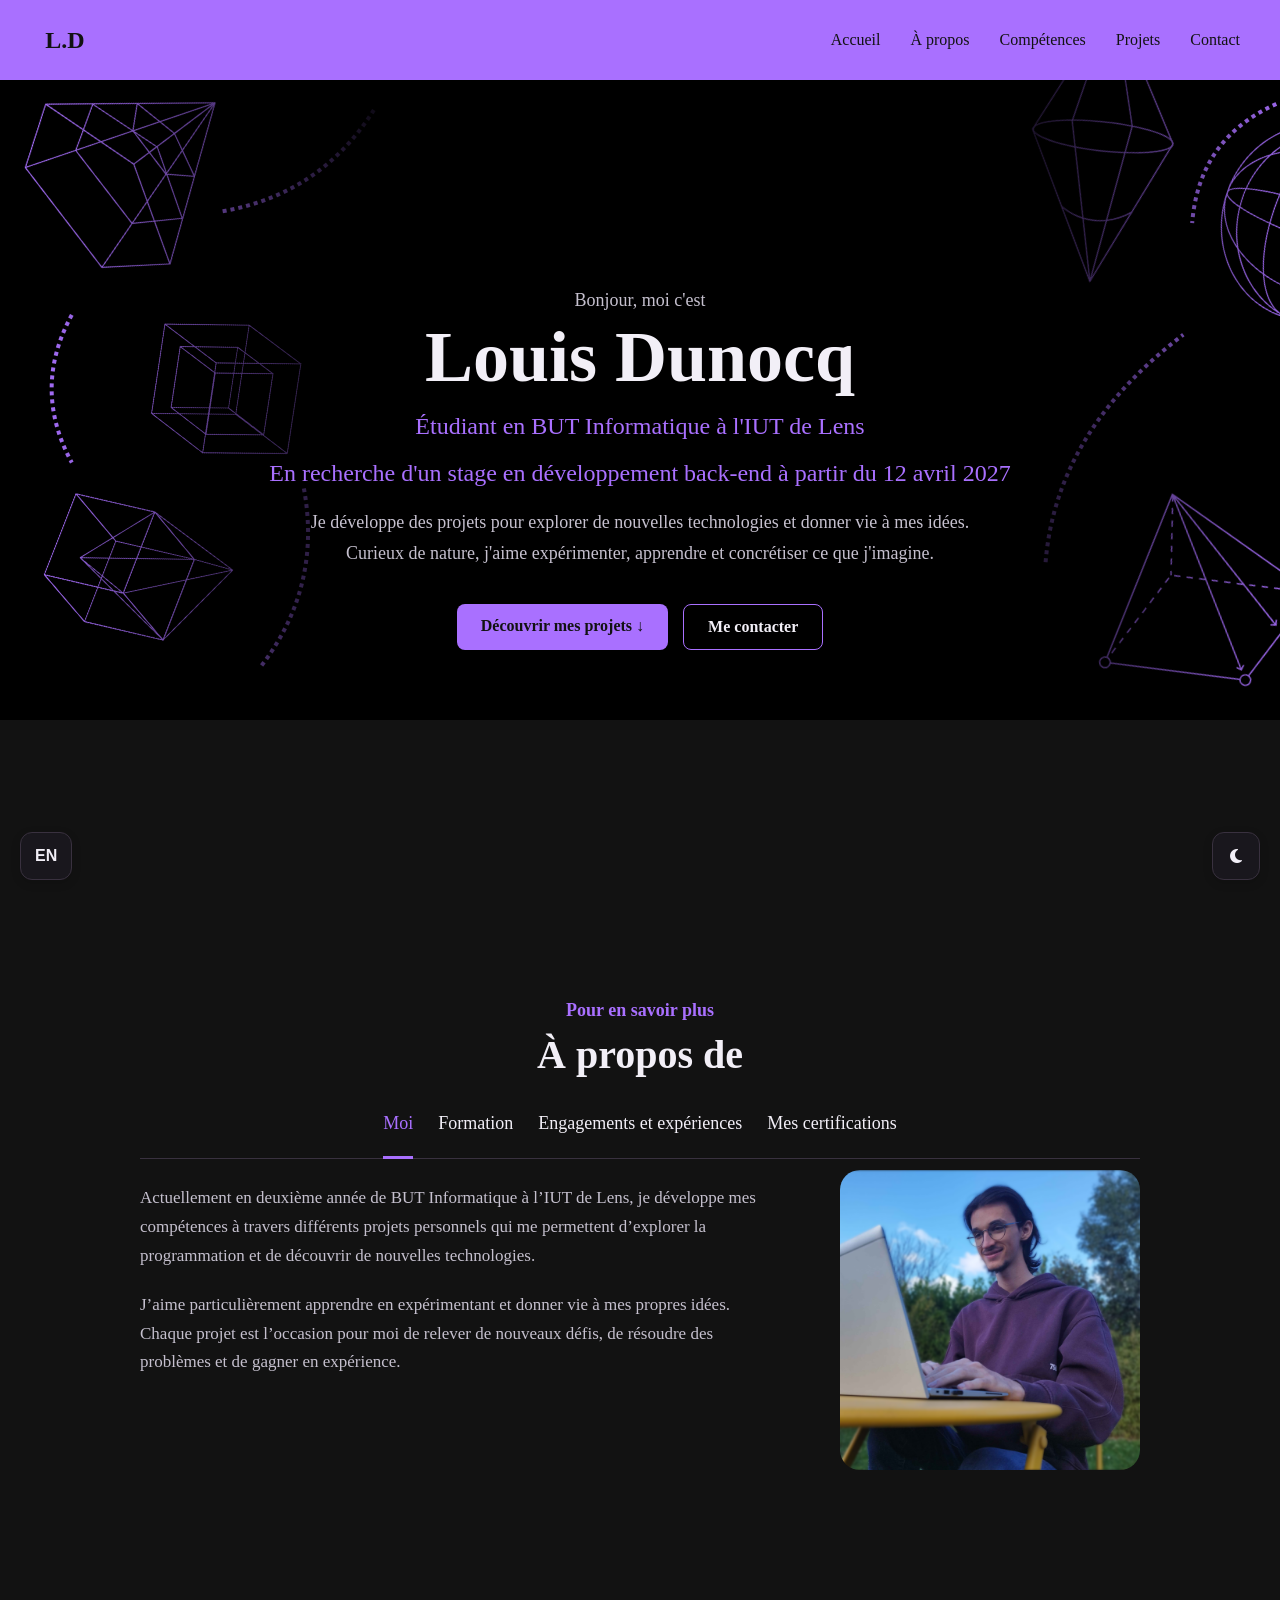
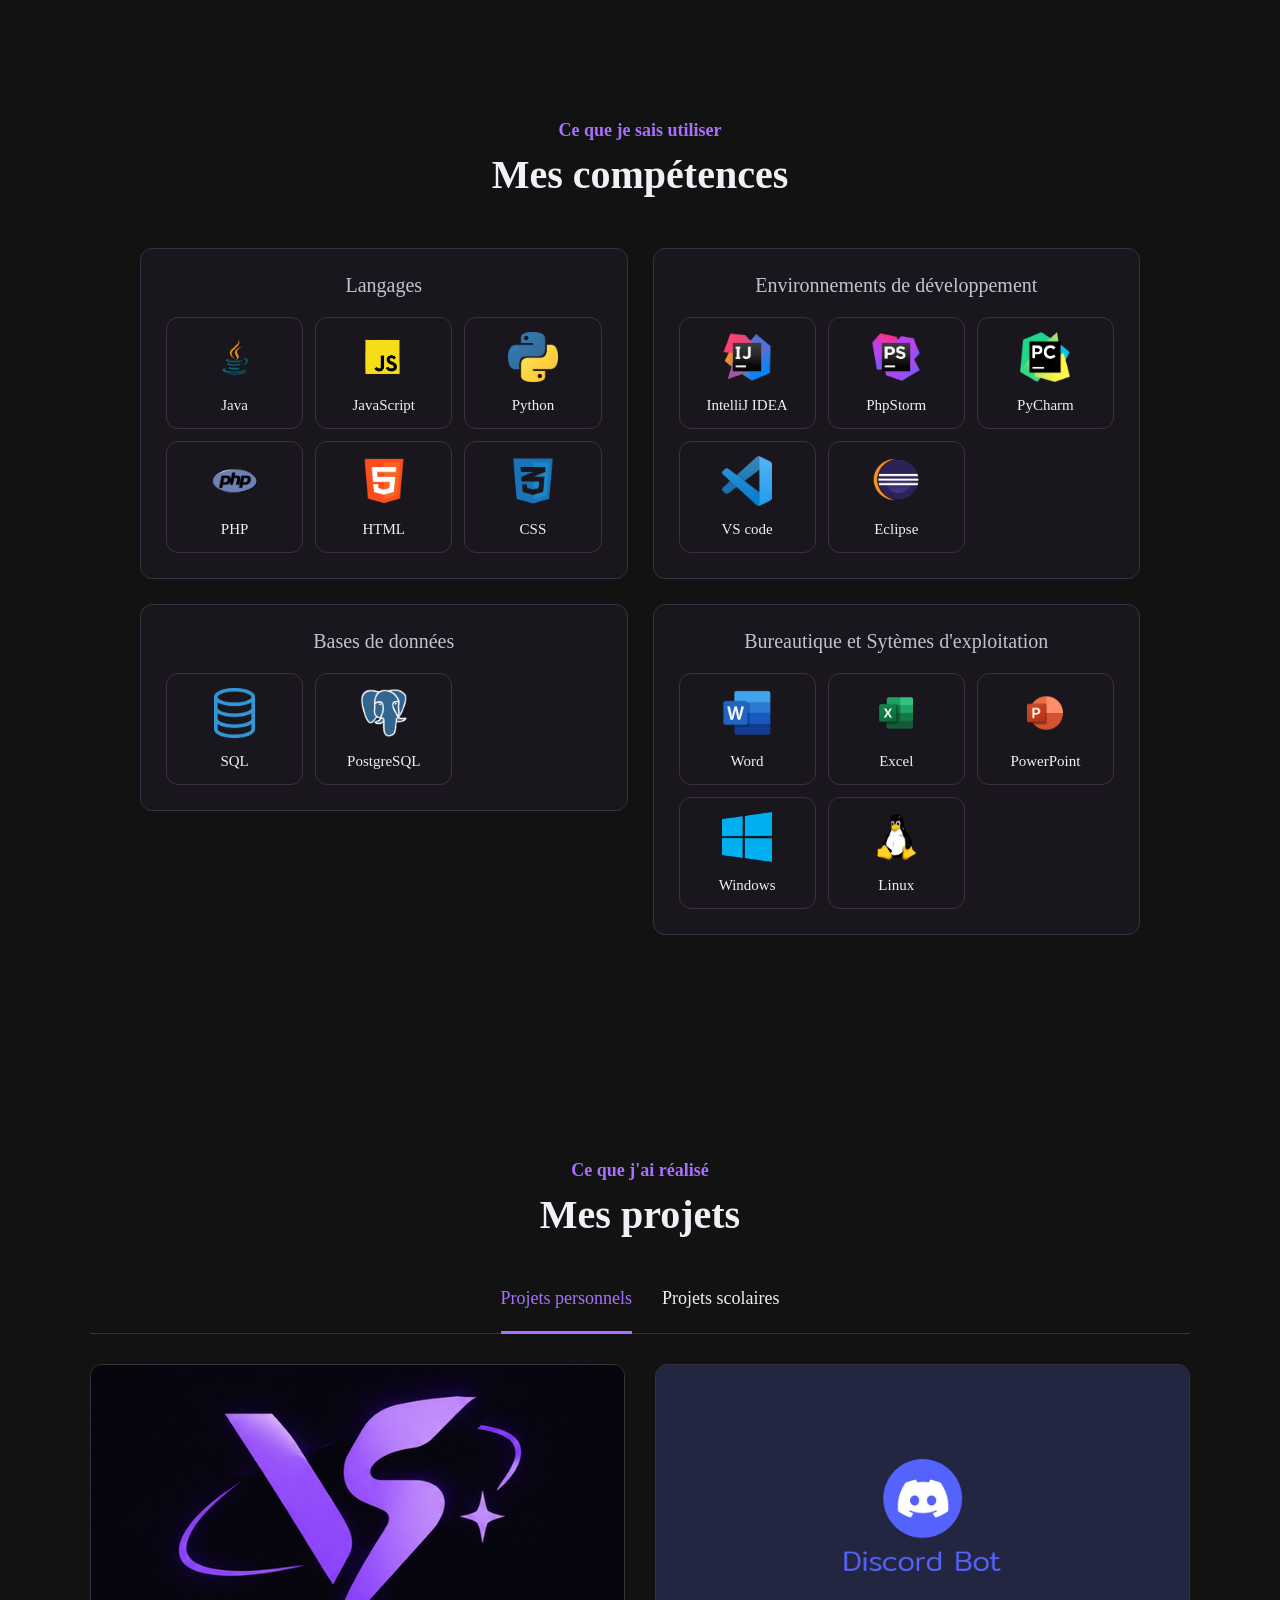
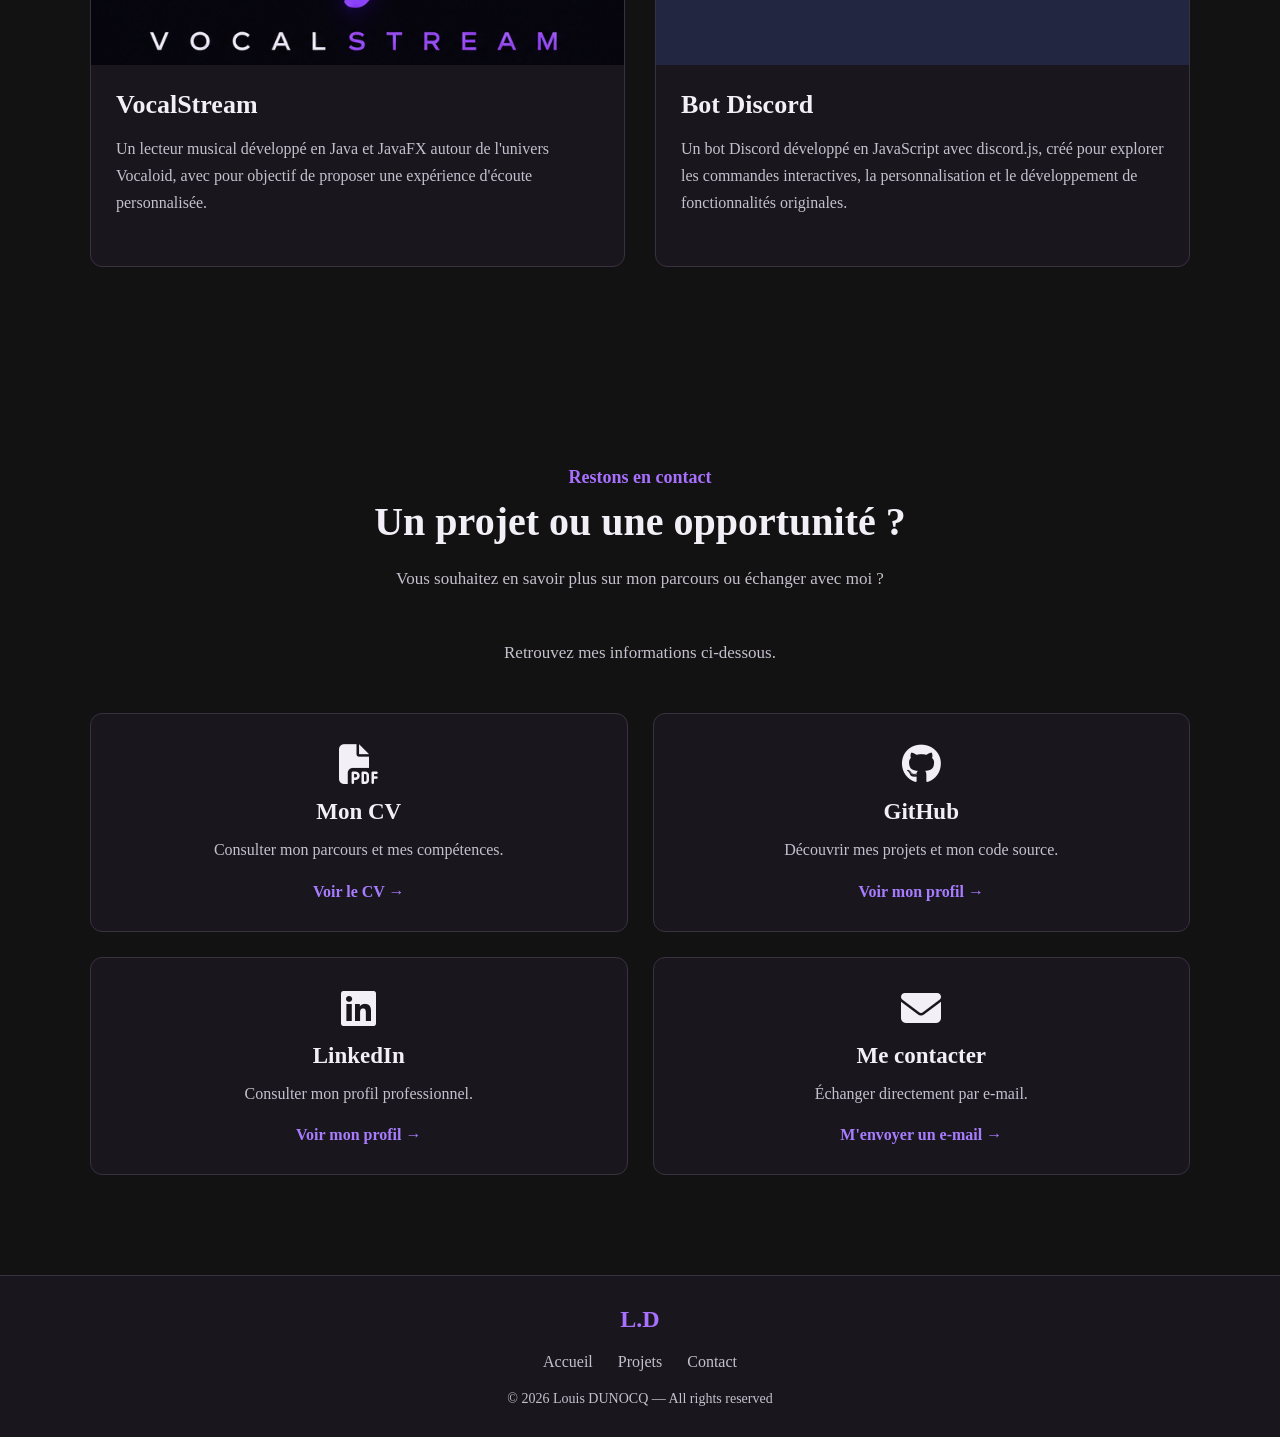
<file: index.html>
<!DOCTYPE html>
<html lang="fr" class="global">
    <head>
        <!-- en tete du document -->
        <meta charset="UTF-8" />
        <title>DUNOCQ Louis - Portfolio</title>
        <link rel="icon" href="Media/LogoPortfolio.ico" type="image/x-icon">
        <link href="CSS/style.css" rel="stylesheet">
        <script src="JavaScript/script.js" defer></script>
        <!-- pour pouvoir utiliser les icons de Font Awesome -->
        <link rel="stylesheet" href="https://cdnjs.cloudflare.com/ajax/libs/font-awesome/6.7.2/css/all.min.css">
    </head>
    
    <body>

        <header>
            <nav class="enTete">
                <a class="logo" href="#accueil">L.D</a>

                <div class="navigation">
                    <a href="#accueil" data-i18n="accueil">Accueil</a>
                    <a href="#a-propos" data-i18n="apropos">À propos</a>
                    <a href="#competences" data-i18n="competences">Compétences</a>
                    <a href="#projets" data-i18n="projets">Projets</a>
                    <a href="#contact" data-i18n="contact">Contact</a>
                </div>
            </nav>
        </header>

    
        <main>

            <!-- ==================== ACCUEIL ==================== -->
            <section id="accueil">
                <div class="accueil-contenu">
                    <p class="accueil-introduction" data-i18n="accueilIntroduction">Bonjour, moi c'est</p>

                    <h1>Louis Dunocq</h1>

                    <h2 data-i18n="h2pt1">Étudiant en BUT Informatique à l'IUT de Lens</h2>
                    <h2 data-i18n="h2pt2">En recherche d'un stage en développement back-end à partir du 12 avril 2027</h2>

                    <p class="accueil-description" data-i18n="accueilDescription">
                        Je développe des projets qui me permettent d'explorer de nouvelles
                        technologies et de donner vie à mes idées. Toujours curieux
                        d'apprendre, j'aime expérimenter et transformer progressivement mes
                        idées en réalisations concrètes.
                    </p>

                    <div class="accueil-boutons">
                        <a href="#projets" class="bouton bouton-principal" data-i18n="boutonPrincipal">
                            Découvrir mes projets ↓
                        </a>

                        <a href="#contact" class="bouton bouton-secondaire" data-i18n="boutonSecondaire">
                            Me contacter
                        </a>
                    </div>
                </div>
            </section>
            

            <!-- ==================== À PROPOS ==================== -->
            <section id="a-propos">
                <div class="profil-contenu">

                    <p class="section-surtitre" data-i18n="AProposP">Pour en savoir plus</p>
                    <h2 data-i18n="AProposH2">À propos de</h2>

                    <div class="profil-onglets" role="tablist"
                        aria-label="Informations sur mon profil">

                        <button class="profil-onglet actif"
                                id="onglet-moi"
                                role="tab"
                                aria-selected="true"
                                aria-controls="contenu-moi"
                                data-onglet="moi"
                                data-i18n="AProposMoi">
                            Moi
                        </button>

                        <button class="profil-onglet"
                                id="onglet-formation"
                                role="tab"
                                aria-selected="false"
                                aria-controls="contenu-formation"
                                data-onglet="formation"
                                tabindex="-1"
                                data-i18n="AProposFormation">
                            Formation
                        </button>

                        <button class="profil-onglet"
                                id="onglet-engagements"
                                role="tab"
                                aria-selected="false"
                                aria-controls="contenu-engagements"
                                data-onglet="engagements"
                                tabindex="-1"
                                data-i18n="AProposExperiences">
                            Engagements et expériences
                        </button>

                        <button class="profil-onglet"
                                id="onglet-certifications"
                                role="tab"
                                aria-selected="false"
                                aria-controls="contenu-certifications"
                                data-onglet="certifications"
                                tabindex="-1"
                                data-i18n="AProposCertifications">
                            Mes certifications
                        </button>

                    </div>

                    <!-- Contenu : de moi -->
                    <div class="profil-panel actif"
                        id="contenu-moi"
                        role="tabpanel"
                        aria-labelledby="onglet-moi">

                        <p data-i18n="MeP1">
                            Actuellement en deuxième année de BUT Informatique à l’IUT de Lens, je développe mes compétences à travers différents projets personnels qui me permettent d’explorer la programmation et de découvrir de nouvelles technologies.
                        </p>

                        <p data-i18n="MeP2">
                            J’aime particulièrement apprendre en expérimentant et donner vie à mes propres idées. Chaque projet est l’occasion pour moi de relever de nouveaux défis, de résoudre des problèmes et de gagner en expérience.
                        </p>

                        

                    </div>


                    <!-- Contenu : Formation -->
                    <div class="profil-panel"
                        id="contenu-formation"
                        role="tabpanel"
                        aria-labelledby="onglet-formation"
                        hidden>

                        <article class="parcours-element">
                            <p class="parcours-date">2025 - 2027</p>
                            <h3>BUT Informatique</h3>
                            <p class="parcours-etablissement" data-i18n="parcoursEtablissementIUT">
                                IUT de Lens
                            </p>
                            <p data-i18n="parcoursDescriptionIUT">
                                Actuellement en deuxième année de BUT Informatique, je développe mes compétences en programmation, en conception logicielle et dans différents domaines de l'informatique, à travers les enseignements de ma formation et la réalisation de projets.
                            </p>
                        </article>

                        <article class="parcours-element">
                            <p class="parcours-date">2022 - 2025</p>
                            <h3 data-i18n="bacGeneral">Baccalauréat général</h3>
                            <p class="parcours-etablissement" data-i18n="parcoursEtablissementLycée">
                                Lycée Albert CHATELET à Douai
                            </p>
                            <p data-i18n="parcoursDescriptionIUT">
                                It was during high school that I first became interested in programming and software development. I chose Computer Science (NSI), which allowed me to learn the fundamentals of programming while also studying mathematics and physics and chemistry.
                            </p>
                        </article>

                    </div>

                    <!-- Contenu : Engagements et expériences -->
                    <div class="profil-panel"
                        id="contenu-engagements"
                        role="tabpanel"
                        aria-labelledby="onglet-engagements"
                        hidden>

                        <article class="parcours-element">
                            <p class="parcours-date">2026 - 2027</p>
                            <h3 data-i18n="EngagementsTitre1">BDE Informatique</h3>
                            <p data-i18n="EngagementsDescription1">
                                === Pour ma deuxième année à l'iut, je me suis inscrit en tant que membre du BDE,
                                depuis, en plus de mes obligations d'étudiant, je participe à l'organisation d'événements...
                            </p>
                        </article>

                        <article class="parcours-element">
                            <p class="parcours-date" data-i18n="EngagementsDuree2">début 2026</p>
                            <h3 data-i18n="EngagementsTitre2">Journées portes ouvertes</h3>
                            <p data-i18n="EngagementsDescription2">
                                Accompagnement de familles lors de visites de
                                l'établissement et réponses à leurs questions pour
                                leur faire découvrir l'IUT et sa formation en informatique.
                            </p>
                        </article>

                        <article class="parcours-element">
                            <p class="parcours-date" data-i18n="EngagementsDuree3">7 octobre 2026</p>
                            <h3 data-i18n="EngagementsTitre3">Animation – Fête de la science</h3>
                            <p data-i18n="EngagementsDescription3">
                                Animation d'un stand de découverte de la programmation.
                                Accueil des participants et accompagnement dans la
                                réalisation de programmes simples afin de leur faire
                                découvrir les bases de l'informatique.
                            </p>
                        </article>

                        


                    </div>

                    <!-- Contenu : Certifications -->
                    <div class="profil-panel"
                        id="contenu-certifications"
                        role="tabpanel"
                        aria-labelledby="onglet-certifications"
                        hidden>

                        <article class="certification-carte">

                            <div class="certification-icone">
                                <i class="fa-solid fa-award" aria-hidden="true"></i>
                            </div>

                            <div class="certification-infos">
                                <h3 data-i18n="certificationVoltaireTitre">Certification Voltaire</h3>

                                <p data-i18n="certificationVoltaireDescription">
                                    Certification attestant de mon niveau en orthographe et en expression écrite.
                                </p>

                                <p class="certification-score" data-i18n="certificationVoltaireScore">
                                    Score obtenu : 571 (correspondant au niveau : "orthographe professionnel")
                                </p>

                                <p class="parcours-date" data-i18n="certificationVoltaireDate">
                                    Date d'obtention : avril 2026
                                </p>

                                <a class="certification-lien"
                                href="https://mon.certificat-voltaire.fr/verification-certificat?code=T99UG6K"
                                target="_blank"
                                rel="noopener noreferrer"
                                data-i18n="certificationVoltaireLien">
                                    Consulter ma certification ↗
                                </a>
                            </div>

                        </article>

                    </div>

                </div>

                <div class="profil-image">
                    <img src="Media/photo.png" alt="Photo de Lou">
                </div>
            </section>
                

                <!-- ==================== COMPÉTENCES ==================== -->
                <section id="competences">
                    <div class="competences-contenu">

                        <p class="section-surtitre" data-i18n="competences1">Ce que je sais utiliser</p>
                        <h2 data-i18n="competences2">Mes compétences</h2>

                        <div class="competences-categorie">

                        <div class="competences-sous-categories">

                            <!-- Langages -->
                            <div class="competence-groupe">
                                <h4 data-i18n="competencesSection1">Langages</h4>

                                <div class="competences-cartes">

                                    <div class="competence-carte">
                                        <!-- <i class="fa-brands fa-java"></i> -->
                                         <img src="Media/Icon Logo/java.png" alt="Logo Java" class="logo"/>
                                        <p>Java</p>
                                    </div>

                                    <div class="competence-carte">
                                        <!-- <i class="fa-brands fa-js"></i> -->
                                        <img src="Media/Icon Logo/javascript.png" alt="Logo JavaScript" class="logo"/>
                                        <p>JavaScript</p>
                                    </div>

                                    <div class="competence-carte">
                                        <!-- <i class="fa-brands fa-python"></i> -->
                                        <img src="Media/Icon Logo/python.png" alt="Logo Python" class="logo"/>
                                        <p>Python</p>
                                    </div>

                                    <div class="competence-carte">
                                        <!-- <i class="fa-brands fa-php"></i> -->
                                         <img src="Media/Icon Logo/php.png" alt="Logo PHP" class="logo"/>
                                        <p>PHP</p>
                                    </div>

                                    <div class="competence-carte">
                                        <!-- <i class="fa-brands fa-html5"></i> -->
                                         <img src="Media/Icon Logo/html.png" alt="Logo HTML" class="logo"/>
                                        <p>HTML</p>
                                    </div>

                                    <div class="competence-carte">
                                        <!-- <i class="fa-brands fa-css3-alt"></i> -->
                                         <img src="Media/Icon Logo/css.png" alt="Logo CSS" class="logo"/>
                                        <p>CSS</p>
                                    </div>

                                </div>
                            </div>

                            <!-- Environnements de développement -->
                            <div class="competence-groupe">
                                <h4 data-i18n="competencesSection2">Environnements de développement</h4>

                                <div class="competences-cartes">

                                    <div class="competence-carte">
                                        <img src="Media/Icon Logo/Idea.png" alt="Logo Idea" class="logo"/>
                                        <p>IntelliJ IDEA</p>
                                    </div>

                                    <div class="competence-carte">
                                        <img src="Media/Icon Logo/PhpStorm.png" alt="Logo PhpStorm" class="logo"/>
                                        <p>PhpStorm</p>
                                    </div>

                                    <div class="competence-carte">
                                        <img src="Media/Icon Logo/PyCharm.png" alt="Logo PyCharm" class="logo"/>
                                        <p>PyCharm</p>
                                    </div>

                                    <div class="competence-carte">
                                        <img src="Media/Icon Logo/VScode.png" alt="Logo VS code" class="logo"/>
                                        <p>VS code</p>
                                    </div>

                                    <div class="competence-carte">
                                        <img src="Media/Icon Logo/eclipse.png" alt="Logo eclipse" class="logo"/>
                                        <p>Eclipse</p>
                                    </div>

                                </div>
                            </div>
                        </div>


                        <div class="competences-sous-categories">

                            <!-- Bases de données -->
                            <div class="competence-groupe">
                                <h4 data-i18n="competencesSection3">Bases de données</h4>

                                <div class="competences-cartes">

                                    <div class="competence-carte">
                                        <!-- <i class="fa-solid fa-database"></i> -->
                                         <img src="Media/Icon Logo/sql.png" alt="Logo SQL" class="logo"/>
                                        <p>SQL</p>
                                    </div>

                                    <div class="competence-carte">
                                        <!-- <i class="fa-solid fa-server"></i> -->
                                         <img src="Media/Icon Logo/PostgresSQL.png" alt="Logo PostgreSQL" class="logo"/>
                                        <p>PostgreSQL</p>
                                    </div>
                                </div>
                            </div>                        

                            <!-- Bureautique et Sytèmes d'exploitation -->
                            <div class="competence-groupe">
                                <h4 data-i18n="competencesSection4">Bureautique et Sytèmes d'exploitation</h4>

                                <div class="competences-cartes">

                                    <div class="competence-carte">
                                        <!-- <i class="fa-solid fa-file-word"></i> -->
                                         <img src="Media/Icon Logo/word.png" alt="Logo word" class="logo"/>
                                        <p>Word</p>
                                    </div>

                                    <div class="competence-carte">
                                        <!-- <i class="fa-solid fa-file-excel"></i> -->
                                         <img src="Media/Icon Logo/excel.png" alt="Logo Excel" class="logo"/>
                                        <p>Excel</p>
                                    </div>

                                    <div class="competence-carte">
                                        <!-- <i class="fa-regular fa-file-powerpoint"></i> -->
                                         <img src="Media/Icon Logo/powerpoint.png" alt="Logo PowerPoint" class="logo"/>
                                        <p>PowerPoint</p>
                                    </div>

                                    <div class="competence-carte">
                                        <!-- <i class="fa-brands fa-windows"></i> -->
                                         <img src="Media/Icon Logo/windows.png" alt="Logo Windows" class="logo"/>
                                        <p>Windows</p>
                                    </div>

                                    <div class="competence-carte">
                                        <!-- <i class="fa-brands fa-linux"></i> -->
                                         <img src="Media/Icon Logo/linux.png" alt="Logo Linux" class="logo"/>
                                        <p>Linux</p>
                                    </div>
                                </div>
                            </div>

                        </div>
                    </div>
                </section>
                

            <!-- ==================== PROJETS ==================== -->
            <section id="projets">
                <div class="projets-contenu">

                    <p class="section-surtitre" data-i18n="projets1">Ce que j'ai réalisé</p>
                    <h2 data-i18n="projets2">Mes projets</h2>

                    <!-- Onglets des projets -->
                    <div class="projets-onglets" role="tablist"
                        aria-label="Catégories de projets">

                        <button class="projets-onglet actif"
                                id="onglet-projets-perso"
                                role="tab"
                                aria-selected="true"
                                aria-controls="contenu-projets-perso"
                                data-categorie-projet="perso"
                                data-i18n="ongletPP">
                            Projets personnels
                        </button>

                        <button class="projets-onglet"
                                id="onglet-projets-scolaires"
                                role="tab"
                                aria-selected="false"
                                aria-controls="contenu-projets-scolaires"
                                data-categorie-projet="scolaires"
                                tabindex="-1"
                                data-i18n="ongletPS">
                            Projets scolaires
                        </button>

                    </div>

                    <!-- ==================== PROJETS PERSONNELS ==================== -->
                    <div class="projets-panel actif"
                        id="contenu-projets-perso"
                        role="tabpanel"
                        aria-labelledby="onglet-projets-perso">

                        <div class="projets-cartes">

                            <!-- VocalStream -->
                            <article class="projet-carte">
                                <img
                                    src="Media/ProjetPersonnel/vocalstream.png"
                                    alt="Aperçu de l'interface de VocalStream"
                                    class="projet-image"
                                >

                                <div class="projet-informations">
                                    <h3>VocalStream</h3>

                                    <p data-i18n="vocalstreamDescription">
                                        Un lecteur musical développé en Java et JavaFX,
                                        dédié à l'univers Vocaloid et conçu pour proposer
                                        une expérience d'écoute personnalisée.
                                    </p>

                                    <!-- <a href="vocalstream.html"
                                    class="bouton bouton-principal"
                                    data-i18n="projetsPersoBouton">
                                        Découvrir le projet →
                                    </a> -->
                                </div>
                            </article>

                            <!-- Bot Discord -->
                            <article class="projet-carte">
                                <img
                                    src="Media/ProjetPersonnel/discord.png"
                                    alt="Aperçu du bot Discord"
                                    class="projet-image"
                                >

                                <div class="projet-informations">
                                    <h3>Bot Discord</h3>

                                    <p data-i18n="botDiscordDescription">
                                        Un bot développé en JavaScript avec discord.js,
                                        pour expérimenter les commandes interactives,
                                        la personnalisation et des fonctionnalités originales.
                                    </p>

                                    <!-- <a href="bot-discord.html"
                                    class="bouton bouton-principal"
                                    data-i18n="projetsPersoBouton">
                                        Découvrir le projet →
                                    </a> -->
                                </div>
                            </article>

                        </div>
                    </div>

                    <!-- ==================== PROJETS SCOLAIRES ==================== -->
                    <div class="projets-panel"
                        id="contenu-projets-scolaires"
                        role="tabpanel"
                        aria-labelledby="onglet-projets-scolaires"
                        hidden>

                        <div class="projets-scolaires-cartes">

                            <!-- Projet scolaire 1 : exemple à personnaliser -->
                            <article class="projet-scolaire-carte">

                                <div class="projet-scolaire-icone">
                                    <i class="fa-solid fa-laptop-code"
                                    aria-hidden="true"></i>
                                </div>

                                <div class="projet-scolaire-informations">
                                    <h3 data-i18n="PStitre1">Fractalens : générateur de fractales</h3>

                                    <p data-i18n="PSdescription1">
                                        Manipulation des nombres complexes afin de créer de l’art fractal.
                                    </p>

                                    <p class="projet-scolaire-technologies">
                                        <strong>Technologies :</strong> Java
                                    </p>

                                    <a href="https://github.com/AnonymousLou/fractalens"
                                    class="projet-scolaire-lien"
                                    target="_blank"
                                    rel="noopener noreferrer">
                                        Voir le projet sur GitHub ↗
                                    </a>
                                </div>

                            </article>

                            <!-- Projet scolaire -->
                            <article class="projet-scolaire-carte">

                                <div class="projet-scolaire-icone">
                                    <i class="fa-solid fa-laptop-medical"
                                    aria-hidden="true"></i>
                                </div>

                                <div class="projet-scolaire-informations">
                                    <h3 data-i18n="PStitre2">Application de gestion d'un cabinet médical</h3>

                                    <p data-i18n="PSdescription2">
                                        Création d'une version simplifié d'un logiciel de gestion destiné à un centre de soin dans le cadre d'une SAE en prmière année.
                                    </p>

                                    <p class="projet-scolaire-technologies">
                                        <strong>Technologies :</strong> Java
                                    </p>

                                    <a href="https://github.com/LouisDunocq/Application-gestion-cabinet-medical"
                                    class="projet-scolaire-lien"
                                    target="_blank"
                                    rel="noopener noreferrer">
                                        Voir le projet sur GitHub ↗
                                    </a>
                                </div>

                            </article>

                        </div>
                    </div>

                </div>
            </section>
            

            <section id="contact">
                <div class="contact-contenu">

                    <p class="section-surtitre" data-i18n="contact1">Restons en contact</p>
                    <h2 data-i18n="contact2">Un projet ou une opportunité ?</h2>

                    <p class="contact-description" data-i18n="contact3">Vous souhaitez en savoir plus sur mon parcours ou échanger avec moi ?</p>
                    <p class="contact-description" data-i18n="contact4">Retrouvez mes informations ci-dessous.</p>

                    <div class="contact-cartes">

                        <!-- CV -->
                        <a href="Media/CV.pdf"
                        target="_blank"
                        rel="noopener noreferrer"
                        class="contact-carte">

                            <i class="fa-solid fa-file-pdf"></i>
                            <h3 data-i18n="contactCVtitre">Mon CV</h3>
                            <p data-i18n="contactCVdescription">Consulter mon parcours et mes compétences.</p>
                            <span data-i18n="contactCVbouton">Voir le CV →</span>

                        </a>

                        <!-- GitHub -->
                        <a href="https://github.com/LouisDunocq"
                        target="_blank"
                        rel="noopener noreferrer"
                        class="contact-carte">

                            <i class="fa-brands fa-github"></i>
                            <h3>GitHub</h3>
                            <p data-i18n="contactGithubDescription">Découvrir mes projets et mon code source.</p>
                            <span data-i18n="contactGithubBouton">Voir mon profil →</span>

                        </a>

                        <!-- LinkedIn -->
                        <a href="https://www.linkedin.com/in/louis-dunocq"
                        target="_blank"
                        rel="noopener noreferrer"
                        class="contact-carte">

                            <i class="fa-brands fa-linkedin"></i>
                            <h3>LinkedIn</h3>
                            <p data-i18n="contactLinkedinDescription">Consulter mon profil professionnel.</p>
                            <span data-i18n="contactLinkedinBouton">Voir mon profil →</span>

                        </a>

                        <!-- E-mail -->
                        <a href="mailto:loudun2407@gmail.com"
                        class="contact-carte">

                            <i class="fa-solid fa-envelope"></i>
                            <h3 data-i18n="contactMailTitre">Me contacter</h3>
                            <p data-i18n="contactMailDescription">Échanger directement par e-mail.</p>
                            <span data-i18n="contactMailBouton">M'envoyer un e-mail →</span>

                        </a>

                    </div>
                </div>
            </section>
            
        </main>


        <footer class="pied-page">

            <a href="#accueil" class="pied-page-logo">L.D</a>

            <nav class="pied-page-navigation" aria-label="Navigation de pied de page">
                <a href="#accueil" data-i18n="accueil">Accueil</a>
                <a href="#projets" data-i18n="projets">Projets</a>
                <a href="#contact" data-i18n="contact">Contact</a>
            </nav>

            <p>© 2026 Louis DUNOCQ — All rights reserved</p>

        </footer>

        <!-- Bouton de changement de langue -->
        <div class="boutons-flottants">
            <button id="bouton-langue" type="button" aria-label="Changer de langue">
                FR
            </button>

            <!-- Bouton de changement de thème -->
            <button id="bouton-theme" type="button" aria-label="Activer le mode clair">
                <i class="fa-solid fa-moon" aria-hidden="true"></i>
            </button>
        </div>

    </body>

    
</html>






<!-- <h1 class="nomClass"> Lou </h1>  
 



        <h1 id="title"> Titre </h1>
        <p><span class="span">Lorem ipsum dolor sit, amet consectetur adipisicing elit. Non ad, aperiam incidunt impedit optio laudantium repellendus sed dicta hic est totam obcaecati similique expedita officia commodi porro error ut assumenda.
        </span></p>
        <p>Lorem ipsum dolor sit amet consectetur adipisicing elit. Necessitatibus quod, quasi tenetur odio explicabo quam alias eligendi numquam nisi quia, recusandae illo, magni inventore at laudantium ut optio possimus eum.
            Lorem ipsum dolor, sit amet consectetur adipisicing elit. Aspernatur quaerat nemo ut quisquam molestias accusantium consequatur quasi ullam, sequi, perferendis dolor illum eveniet a. Odit, dolores repudiandae. Praesentium, perferendis non.
        </p>
        <ol>
            <li class="ol>li">Lorem ipsum dolor sit amet consectetur adipisicing elit. Alias velit, qui sed ipsam illum consequatur officia dolore iste sit molestias magnam facilis porro id nam est dolorem sequi vitae dolor.</li>
        </ol>
        <li class="ol li">Lorem, ipsum dolor sit amet consectetur adipisicing elit. Eaque beatae optio cum quas quidem explicabo expedita laboriosam, a consequuntur sint ipsa eligendi dicta dolorem quibusdam voluptas delectus facere veritatis? Iste!
        </li>




-->
</file>
<file: CSS/style.css>
/* ===== Couleurs ===== */

/* Ancienne palette turquoise, gardée au cas où
:root {
    --couleur-principale: #000000;
    --couleur-secondaire: #5a949b;
    --couleur-secondaire-claire: #70b8c0;
    --couleur-texte: #ffffff;
    --couleur-texte-secondaire: #c5c5c5;
    --couleur-carte: #0b0b0b;
    --couleur-bordure: #252525;
}
*/

/* Palette du mode sombre (par défaut) */
:root {
    --couleur-principale: #121212;
    --couleur-secondaire: #A970FF;
    --couleur-secondaire-claire: #a87cff;
    --couleur-texte: #F2EFF7;
    --couleur-texte-secondaire: #C5C0CE;
    --couleur-carte: #19171D;
    --couleur-bordure: #39313F;

    /* Texte posé sur un fond violet (header, boutons) :
       sombre en mode sombre, blanc en mode clair, pour rester lisible */
    --couleur-sur-secondaire: #121212;

    /* Hauteur du header, utilisée pour les décalages au scroll */
    --hauteur-entete: 80px;

    --fond-image: url("../Media/fond-horizontal-noir.png");
}

/* Palette du mode clair (la classe est ajoutée au body par le JS) */
body.mode-clair {
    --couleur-principale: #F6F3FA;
    --couleur-secondaire: #7546A8;
    --couleur-secondaire-claire: #62358F;
    --couleur-texte: #29232F;
    --couleur-texte-secondaire: #625A6B;
    --couleur-carte: #FFFFFF;
    --couleur-bordure: #DED5E8;
    --couleur-sur-secondaire: #ffffff;

    --fond-image: url("../Media/fond-horizontal-blanc.png");
}


/* ===== Fond géométrique ===== */

body {
    background-image: var(--fond-image);
    background-repeat: no-repeat;
    background-position: top center;
    background-size: 100% auto;
    background-attachment: fixed;
}

/* En portrait (téléphone, tablette verticale) on passe sur les images verticales */
@media (orientation: portrait) {
    :root {
        --fond-image: url("../Media/fond-vertical-noir.png");
    }

    body.mode-clair {
        --fond-image: url("../Media/fond-vertical-blanc.png");
    }

    body {
        background-repeat: repeat-y;
        background-attachment: scroll; /* fixed est mal géré sur iOS */
    }
}


/* ===== Général ===== */

html {
    scroll-behavior: smooth;
}

body {
    margin: 0;
    background-color: var(--couleur-principale);
    color: var(--couleur-texte);
    text-align: center;
    transition: background-color 0.25s, color 0.25s;
}

/* Quand on clique sur un lien du menu, la section s'arrête sous le header */
section {
    scroll-margin-top: var(--hauteur-entete);
}


/* ===== Navigation ===== */

/* Le z-index est ce qui corrigeait le bug : sans lui, les sections en
   position relative/absolute (comme « à propos ») passaient par-dessus le header */
header {
    position: fixed;
    top: 0;
    left: 0;
    width: 100%;
    z-index: 900;
}

.enTete {
    display: flex;
    justify-content: space-between;  /* logo à gauche, liens à droite */
    align-items: center;

    padding: 15px 40px;
    box-sizing: border-box;

    background-color: var(--couleur-secondaire);
    box-shadow: 0 2px 10px rgb(0 0 0 / 20%);
}

/* Logo */

.logo {
    /* flex : centre le contenu (image ou texte) dans la boîte de 50px,
       sans ça il y a un petit décalage vertical par rapport aux liens */
    display: flex;
    align-items: center;
    justify-content: center;
    flex-shrink: 0;

    height: 50px;
    width: 50px;
    object-fit: contain;

    color: var(--couleur-sur-secondaire);
    text-decoration: none;
    font-size: 24px;
    font-weight: bold;
}

/* Si le logo est une image dans un lien, elle remplit la boîte */
.logo img {
    display: block;
    width: 100%;
    height: 100%;
    object-fit: contain;
}

/* Liens */

.navigation {
    display: flex;
    gap: 30px;
}

.navigation a {
    color: var(--couleur-sur-secondaire);
    text-decoration: none;
}

.navigation a:hover {
    text-decoration: underline;
}


/* ===== Accueil ===== */

#accueil {
    min-height: 100vh;  /* l'accueil prend tout l'écran */
    min-height: 100svh; /* version mobile : ne compte pas la barre d'adresse */

    display: flex;
    justify-content: center;
    align-items: center;

    padding: 100px 40px 60px;
    box-sizing: border-box;
}

.accueil-contenu {
    max-width: 850px;
}

.accueil-introduction {
    margin: 0 0 10px;

    font-size: 18px;
    color: var(--couleur-texte-secondaire);
}

.accueil-contenu h1 {
    margin: 0;

    /* la taille s'adapte à la largeur de l'écran, entre 42px et 72px */
    font-size: clamp(42px, 8vw, 72px);
    line-height: 1;
}

.accueil-contenu h2 {
    margin: 20px 0;

    font-size: clamp(20px, 3vw, 24px);
    font-weight: normal;
    color: var(--couleur-secondaire);
}

.accueil-description {
    max-width: 700px;
    margin: 0 auto;

    font-size: 18px;
    line-height: 1.7;
    color: var(--couleur-texte-secondaire);
}

.accueil-boutons {
    display: flex;
    justify-content: center;
    flex-wrap: wrap; /* les boutons passent à la ligne si pas assez de place */
    gap: 15px;

    margin-top: 35px;
}

.bouton {
    padding: 13px 24px;

    border-radius: 8px;

    text-decoration: none;
    font-weight: bold;

    transition: 0.2s;
}

.bouton-principal {
    background-color: var(--couleur-secondaire);
    color: var(--couleur-sur-secondaire);
}

.bouton-principal:hover {
    background-color: var(--couleur-secondaire-claire);
    transform: translateY(-2px);
}

.bouton-secondaire {
    border: 1px solid var(--couleur-secondaire);
    color: var(--couleur-texte);
}

.bouton-secondaire:hover {
    background-color: var(--couleur-secondaire);
    color: var(--couleur-sur-secondaire);
    transform: translateY(-2px);
}


/* ===== À propos ===== */

#a-propos {
    position: relative;
    min-height: 80vh;
    padding: 100px 40px;
    box-sizing: border-box;
}

/* Le bloc de texte reste centré dans la page.
   La photo est posée en absolu à côté, comme ça elle ne décale
   ni le titre ni les onglets. */
.profil-contenu {
    width: 100%;
    max-width: 1000px;
    margin: 0 auto;
    text-align: left;
}

#a-propos .section-surtitre,
#a-propos .profil-contenu > h2 {
    text-align: center;
}

.section-surtitre {
    margin: 0 0 10px;
    color: var(--couleur-secondaire);
    font-size: 18px;
    font-weight: bold;
}

.profil-contenu h2 {
    margin: 0 0 30px;
    font-size: clamp(28px, 5vw, 40px);
}

.profil-contenu p:not(.section-surtitre) {
    color: var(--couleur-texte-secondaire);
    font-size: 17px;
    line-height: 1.7;
    margin-bottom: 20px;
}

/* Photo de profil : visible seulement dans l'onglet « Moi » */
.profil-image {
    /* Plus la valeur est négative, plus la photo monte
       (c'était -10%, -50% la centrerait pile au milieu de la section) */
    --decalage-photo: -30%;

    position: absolute;
    top: 50%;
    right: max(40px, calc((100% - 1000px) / 2));
    transform: translateY(var(--decalage-photo));
}

.profil-image img {
    display: block;
    width: 300px;
    height: 300px;
    object-fit: cover;
    border-radius: 20px;
}

.profil-image[hidden],
.profil-panel[hidden] {
    display: none !important;
}

/* Onglets */
.profil-onglets {
    display: flex;
    flex-wrap: wrap;
    justify-content: center;
    gap: 25px;
    margin: 35px 0 25px;
    padding-bottom: 12px;
    border-bottom: 1px solid var(--couleur-bordure);
}

.profil-onglet {
    position: relative;
    padding: 0 0 12px;
    border: none;
    background: transparent;
    color: var(--couleur-texte);
    font: inherit;
    font-size: 18px;
    cursor: pointer;
    transition: color 0.2s;
}

.profil-onglet:hover,
.profil-onglet.actif {
    color: var(--couleur-secondaire);
}

/* Le petit trait sous l'onglet actif */
.profil-onglet.actif::after {
    content: "";
    position: absolute;
    bottom: -13px;
    left: 0;
    width: 100%;
    height: 3px;
    background-color: var(--couleur-secondaire);
}

.profil-onglet:focus-visible {
    outline: 2px solid var(--couleur-secondaire);
    outline-offset: 5px;
}

/* Panneaux des onglets */
.profil-panel {
    min-height: 300px;
    animation: apparition-onglet 0.2s ease;
}

/* Dans « Moi », on laisse la place de la photo au texte.
   Les titres et les onglets restent centrés sur toute la largeur. */
#a-propos:not(.sans-photo) #contenu-moi {
    max-width: calc(100% - 360px);
}

/* Les autres onglets prennent toute la largeur */
#a-propos.sans-photo #contenu-formation,
#a-propos.sans-photo #contenu-engagements,
#a-propos.sans-photo #contenu-certifications {
    max-width: 100%;
    margin-inline: auto;
}

/* Petite animation quand on change d'onglet (utilisée aussi plus bas) */
@keyframes apparition-onglet {
    from {
        opacity: 0;
        transform: translateY(5px);
    }
    to {
        opacity: 1;
        transform: translateY(0);
    }
}

/* Contenu des onglets */
.profil-panneau {
    animation: apparition-onglet 0.2s ease;
}

.profil-panneau[hidden] {
    display: none;
}

.profil-panneau p {
    color: var(--couleur-texte-secondaire);
    font-size: 17px;
    line-height: 1.7;
    margin-bottom: 20px;
}

.profil-panneau h3 {
    color: var(--couleur-texte);
    margin-top: 0;
}


/* ===== Éléments du parcours ===== */

.parcours-element {
    margin-bottom: 28px;
}

.parcours-element h3,
.certification-infos h3 {
    margin: 0 0 8px;
    font-size: 22px;
}

.parcours-element p:not(.parcours-date) {
    margin: 8px 0 0;

    color: var(--couleur-texte-secondaire);
    font-size: 17px;
    line-height: 1.7;
}

.parcours-date {
    margin: 0 0 6px;

    color: var(--couleur-secondaire);
    font-size: 14px;
}

.parcours-etablissement {
    color: var(--couleur-texte-secondaire);
    font-size: 15px;
}


/* ===== Certification ===== */

.certification-carte {
    display: flex;
    align-items: flex-start;
    gap: 22px;

    padding: 25px;

    background-color: var(--couleur-carte);
    border: 1px solid var(--couleur-bordure);
    border-radius: 12px;
}

.certification-icone {
    flex-shrink: 0;

    color: var(--couleur-secondaire);
    font-size: 42px;
}

.certification-infos {
    flex: 1;
    min-width: 0;
}

.certification-infos p {
    color: var(--couleur-texte-secondaire);
    line-height: 1.7;
}

.certification-score strong {
    color: var(--couleur-secondaire);
}

.certification-lien {
    display: inline-block;
    margin-top: 10px;

    color: var(--couleur-secondaire);
    text-decoration: none;
    font-weight: bold;
}

.certification-lien:hover {
    text-decoration: underline;
}


/* ===== Compétences ===== */

#competences {
    min-height: 80vh;

    display: flex;
    justify-content: center;

    padding: 100px 40px;
    box-sizing: border-box;
}

.competences-contenu {
    width: 100%;
    max-width: 1000px;
}

.competences-contenu > .section-surtitre {
    margin-bottom: 10px;
}

.competences-contenu h2 {
    margin: 0 0 50px;

    font-size: clamp(28px, 5vw, 40px);
}

.competences-contenu h3 {
    margin: 0 0 25px;

    font-size: clamp(22px, 4vw, 28px);
}

.competences-contenu h4 {
    margin: 0 0 20px;

    color: var(--couleur-texte-secondaire);
    font-size: 20px;
    font-weight: normal;
}

/* Les groupes de compétences, côte à côte sur PC */
.competences-sous-categories {
    display: grid;
    grid-template-columns: repeat(2, minmax(0, 1fr));
    gap: 25px;
    align-items: start;

    margin-bottom: 25px;
}

.competence-groupe {
    padding: 25px;

    background-color: var(--couleur-carte);
    border: 1px solid var(--couleur-bordure);
    border-radius: 12px;

    min-width: 0;
}

.competence-groupe h4 {
    margin: 0 0 20px;
    color: var(--couleur-texte-secondaire);
    font-size: 20px;
    font-weight: normal;
}

/* Cartes plus compactes à l'intérieur des groupes */
.competence-groupe .competences-cartes {
    grid-template-columns: repeat(3, minmax(0, 1fr));
    gap: 12px;
}

.competence-groupe .competence-carte {
    min-height: 110px;
}

.competence-groupe .competence-carte i {
    font-size: 40px;
}

.competence-groupe .competence-carte p {
    font-size: 15px;
}

/* Cartes de compétences */
.competences-cartes {
    display: grid;
    grid-template-columns: repeat(3, 1fr);
    gap: 20px;
}

.competence-carte {
    min-height: 150px;

    display: flex;
    flex-direction: column;
    justify-content: center;
    align-items: center;

    background-color: var(--couleur-carte);

    border: 1px solid var(--couleur-bordure);
    border-radius: 12px;

    transition: transform 0.2s, border-color 0.2s;
}

.competence-carte:hover {
    transform: translateY(-5px);

    border-color: var(--couleur-secondaire);
}

.competence-carte i {
    font-size: 50px;
}

/* "A:hover i" = quand on survole la carte, on change la couleur de l'icône dedans */
.competence-carte:hover i {
    color: var(--couleur-secondaire);
}

.competence-carte p {
    margin: 15px 0 0;

    font-size: 17px;
}


/* ===== Projets ===== */

#projets {
    padding: 100px 40px;
    box-sizing: border-box;
}

.projets-contenu {
    width: 100%;
    max-width: 1100px;
    margin: 0 auto;
}

.projets-contenu h2 {
    margin: 0 0 50px;
    font-size: clamp(28px, 5vw, 40px);
}

.projets-cartes {
    display: grid;
    grid-template-columns: repeat(2, minmax(0, 1fr));
    gap: 30px;
    align-items: stretch;
}

.projet-carte {
    display: flex;
    flex-direction: column;
    overflow: hidden;

    background-color: var(--couleur-carte);
    border: 1px solid var(--couleur-bordure);
    border-radius: 12px;

    text-align: left;
    transition: transform 0.2s, border-color 0.2s;
}

.projet-carte:hover {
    transform: translateY(-5px);
    border-color: var(--couleur-secondaire);
}

.projet-image {
    display: block;
    width: 100%;
    aspect-ratio: 16 / 9;
    object-fit: cover;
}

.projet-informations {
    display: flex;
    flex-direction: column;
    align-items: flex-start;
    flex: 1;

    padding: 25px;
}

.projet-informations h3 {
    margin: 0 0 15px;
    font-size: 26px;
}

.projet-informations p {
    margin: 0 0 25px;

    color: var(--couleur-texte-secondaire);
    font-size: 16px;
    line-height: 1.7;
}

.projet-informations .bouton {
    margin-top: auto; /* pousse le bouton en bas de la carte */
}

/* Onglets des projets */

.projets-onglets {
    display: flex;
    justify-content: center;
    flex-wrap: wrap;
    gap: 30px;

    margin: 35px 0 30px;
    padding-bottom: 12px;

    border-bottom: 1px solid var(--couleur-bordure);
}

.projets-onglet {
    position: relative;

    padding: 0 0 12px;
    border: none;
    background: transparent;

    color: var(--couleur-texte);
    font: inherit;
    font-size: 18px;

    cursor: pointer;
    transition: color 0.2s;
}

.projets-onglet:hover,
.projets-onglet.actif {
    color: var(--couleur-secondaire);
}

.projets-onglet.actif::after {
    content: "";

    position: absolute;
    bottom: -13px;
    left: 0;

    width: 100%;
    height: 3px;

    background-color: var(--couleur-secondaire);
}

.projets-onglet:focus-visible {
    outline: 2px solid var(--couleur-secondaire);
    outline-offset: 5px;
}

/* Panneaux des projets */

.projets-panel[hidden] {
    display: none !important;
}

.projets-panel.actif {
    animation: apparition-projet 0.2s ease;
}

@keyframes apparition-projet {
    from {
        opacity: 0;
        transform: translateY(5px);
    }

    to {
        opacity: 1;
        transform: translateY(0);
    }
}

/* Cartes des projets scolaires */

.projets-scolaires-cartes {
    display: grid;
    grid-template-columns: repeat(2, minmax(0, 1fr));
    gap: 25px;
    align-items: stretch;
}

.projet-scolaire-carte {
    display: flex;
    align-items: flex-start;
    gap: 22px;

    padding: 25px;

    background-color: var(--couleur-carte);
    border: 1px solid var(--couleur-bordure);
    border-radius: 12px;

    text-align: left;

    transition: transform 0.2s, border-color 0.2s;
}

.projet-scolaire-carte:hover {
    transform: translateY(-4px);
    border-color: var(--couleur-secondaire);
}

.projet-scolaire-icone {
    flex-shrink: 0;

    color: var(--couleur-secondaire);
    font-size: 38px;
}

.projet-scolaire-informations {
    display: flex;
    flex-direction: column;
    align-items: flex-start;
    flex: 1;
    min-width: 0;
}

.projet-scolaire-informations h3 {
    margin: 0 0 12px;
    font-size: 22px;
}

.projet-scolaire-informations p {
    margin: 0 0 15px;

    color: var(--couleur-texte-secondaire);
    font-size: 16px;
    line-height: 1.7;
}

.projet-scolaire-informations .projet-scolaire-technologies {
    margin-top: auto;
    padding-top: 5px;
}

.projet-scolaire-technologies strong {
    color: var(--couleur-texte);
}

.projet-scolaire-lien {
    display: inline-block;
    margin-top: 10px;

    color: var(--couleur-secondaire-claire);
    font-weight: bold;
    text-decoration: none;

    transition: color 0.2s;
}

.projet-scolaire-lien:hover {
    color: var(--couleur-texte);
    text-decoration: underline;
}


/* ===== Contact ===== */

#contact {
    padding: 100px 40px;
    box-sizing: border-box;
}

.contact-contenu {
    width: 100%;
    max-width: 1100px;
    margin: 0 auto;
}

.contact-contenu h2 {
    margin: 0 0 20px;
    font-size: clamp(28px, 5vw, 40px);
}

.contact-description {
    max-width: 650px;
    margin: 0 auto 45px;

    color: var(--couleur-texte-secondaire);
    font-size: 17px;
    line-height: 1.7;
}

.contact-cartes {
    display: grid;
    grid-template-columns: repeat(2, minmax(0, 1fr));
    gap: 25px;
}

.contact-carte {
    display: flex;
    flex-direction: column;
    align-items: center;

    padding: 30px 25px;

    background-color: var(--couleur-carte);
    border: 1px solid var(--couleur-bordure);
    border-radius: 12px;

    color: var(--couleur-texte);
    text-align: center;
    text-decoration: none;

    transition: transform 0.2s, border-color 0.2s;
}

.contact-carte:hover {
    transform: translateY(-5px);
    border-color: var(--couleur-secondaire);
}

.contact-carte i {
    margin-bottom: 15px;
    font-size: 40px;
    color: var(--couleur-texte);

    transition: color 0.2s;
}

.contact-carte:hover i {
    color: var(--couleur-secondaire-claire);
}

.contact-carte h3 {
    margin: 0 0 12px;
    font-size: 23px;
}

.contact-carte p {
    margin: 0 0 20px;

    color: var(--couleur-texte-secondaire);
    font-size: 16px;
    line-height: 1.6;
}

.contact-carte span {
    margin-top: auto;
    color: var(--couleur-secondaire-claire);
    font-weight: bold;
}


/* ===== Pied de page ===== */

.pied-page {
    display: flex;
    flex-direction: column;
    align-items: center;
    gap: 20px;

    padding: 30px 20px;

    background-color: var(--couleur-carte);
    border-top: 1px solid var(--couleur-bordure);

    text-align: center;
}

.pied-page-logo {
    color: var(--couleur-secondaire);
    font-size: 24px;
    font-weight: bold;
    text-decoration: none;
}

.pied-page-navigation {
    display: flex;
    justify-content: center;
    flex-wrap: wrap;
    gap: 25px;
}

.pied-page-navigation a {
    color: var(--couleur-texte-secondaire);
    text-decoration: none;
    transition: color 0.2s;
}

.pied-page-navigation a:hover {
    color: var(--couleur-secondaire-claire);
}

.pied-page p {
    margin: 0;
    color: var(--couleur-texte-secondaire);
    font-size: 14px;
}


/* ===== Boutons flottants : langue et thème ===== */

/* Le conteneur couvre le bas de l'écran mais ne bloque pas les clics
   (pointer-events: none), seuls les boutons sont cliquables */
.boutons-flottants {
    position: fixed;
    bottom: 20px;
    left: 20px;
    right: 20px;
    display: flex;
    justify-content: space-between;
    align-items: center;
    z-index: 1000; /* au-dessus du header */
    pointer-events: none;
}

.boutons-flottants button {
    display: flex;
    justify-content: center;
    align-items: center;

    min-width: 48px;
    height: 48px;
    padding: 0 14px;

    background-color: var(--couleur-carte);
    color: var(--couleur-texte);

    border: 1px solid var(--couleur-bordure);
    border-radius: 12px;

    font-size: 16px;
    font-weight: bold;
    cursor: pointer;

    box-shadow: 0 3px 10px rgb(0 0 0 / 15%);
    transition: background-color 0.25s, color 0.25s,
                border-color 0.25s, transform 0.2s;

    pointer-events: auto;
}

.boutons-flottants button:hover {
    border-color: var(--couleur-secondaire);
    color: var(--couleur-secondaire);
    transform: translateY(-3px);
}

.boutons-flottants button:focus-visible {
    outline: 2px solid var(--couleur-secondaire);
    outline-offset: 3px;
}


/* =====================================================
   Adaptation aux différents écrans
   (tout ce qui suit écrase ce qui est au-dessus)
   ===================================================== */

/* ----- Tablette et petits PC (900px et moins) ----- */

@media (max-width: 900px) {
    #a-propos {
        padding-inline: 25px;
    }

    /* photo plus petite, et le texte de « Moi » lui laisse moins de place */
    .profil-image {
        right: 25px;
    }

    .profil-image img {
        width: 230px;
        height: 230px;
    }

    #a-propos:not(.sans-photo) #contenu-moi {
        max-width: calc(100% - 270px);
    }

    /* tout passe sur une seule colonne */
    .competences-sous-categories,
    .projets-cartes,
    .projets-scolaires-cartes {
        grid-template-columns: 1fr;
    }
}


/* ----- Mobile (650px et moins) ----- */

@media (max-width: 650px) {

    /* Le header passe sur deux lignes (logo puis liens),
       donc on augmente sa hauteur de référence */
    :root {
        --hauteur-entete: 100px;
    }

    .enTete {
        flex-direction: column;
        gap: 8px;
        padding: 10px 18px;
    }

    .logo {
        height: 40px;
        width: 40px;
    }

    .navigation {
        flex-wrap: wrap;
        justify-content: center;
        gap: 8px 16px;
        font-size: 15px;
    }

    /* Sections beaucoup plus serrées : on enlève les hauteurs minimales
       (80vh) qui créaient les grands vides, et on réduit le padding haut/bas */
    #accueil,
    #a-propos,
    #competences,
    #projets,
    #contact {
        min-height: 0;
        padding: 32px 20px;
    }

    /* L'accueil n'est plus plein écran : il prend juste la place de son
       contenu, avec un padding en haut pour ne pas passer sous le header
       (remets min-height: 100svh si tu veux le plein écran) */
    #accueil {
        padding-top: calc(var(--hauteur-entete) + 24px);
    }

    .accueil-description {
        font-size: 16px;
    }

    /* boutons de l'accueil l'un sous l'autre, faciles à toucher */
    .accueil-boutons {
        flex-direction: column;
        align-items: stretch;
    }

    .bouton {
        padding: 14px 24px;
    }

    /* À propos : la photo passe sous le texte au lieu d'être à côté */
    /* Sur mobile la photo n'est plus en position absolue : elle suit le texte
       dans la page, donc --decalage-photo ne joue pas ici. Pour la remonter,
       on réduit l'espace entre le dernier paragraphe et elle. */
    .profil-image {
        position: static;
        transform: none;
        margin: 8px auto 0;
        text-align: center;
    }

    /* le dernier élément de chaque onglet n'a plus sa marge du bas */
    .profil-contenu .profil-panel > :last-child,
    .profil-contenu .profil-panneau > :last-child {
        margin-bottom: 0;
    }

    .profil-image img {
        width: min(250px, 80vw);
        height: min(250px, 80vw);
        margin-inline: auto;
    }

    #a-propos:not(.sans-photo) #contenu-moi {
        max-width: 100%;
    }

    .profil-panel {
        min-height: 0;
    }

    .profil-onglets,
    .projets-onglets {
        gap: 16px;
        margin: 25px 0 20px;
    }

    .profil-onglet,
    .projets-onglet {
        font-size: 16px;
    }

    .certification-carte {
        gap: 15px;
        padding: 20px;
    }

    .certification-icone {
        font-size: 32px;
    }

    .projet-scolaire-carte {
        gap: 15px;
        padding: 20px;
    }

    .projet-scolaire-icone {
        font-size: 30px;
    }

    .projet-informations {
        padding: 20px;
    }

    .competences-contenu h2,
    .projets-contenu h2 {
        margin-bottom: 35px;
    }

    .competence-groupe {
        padding: 20px;
    }

    /* cartes de compétences : 2 par ligne */
    .competence-groupe .competences-cartes,
    .competences-cartes {
        grid-template-columns: repeat(2, minmax(0, 1fr));
    }

    .contact-cartes {
        grid-template-columns: 1fr;
    }

    .pied-page-navigation {
        gap: 16px;
    }

    /* on laisse de la place en bas pour que les boutons flottants
       ne cachent pas le texte du pied de page */
    .pied-page {
        padding-bottom: 85px;
    }

    .boutons-flottants {
        bottom: 12px;
        left: 12px;
        right: 12px;
    }

    .boutons-flottants button {
        min-width: 44px;
        height: 44px;
    }

    .contact-description {
        margin-bottom: 30px;
    }

    /* Zones de toucher agrandies : l'apparence ne change pas, mais la zone
       cliquable dépasse de quelques pixels autour de chaque élément grâce
       à un pseudo-élément invisible. J'utilise ::before parce que les
       onglets utilisent déjà ::after pour leur soulignement. */
    .navigation a,
    .bouton,
    .profil-onglet,
    .projets-onglet,
    .certification-lien,
    .projet-scolaire-lien,
    .pied-page-navigation a,
    .pied-page-logo,
    .boutons-flottants button {
        position: relative;
    }

    .navigation a::before,
    .bouton::before,
    .profil-onglet::before,
    .projets-onglet::before,
    .certification-lien::before,
    .projet-scolaire-lien::before,
    .pied-page-navigation a::before,
    .pied-page-logo::before {
        content: "";
        position: absolute;
        inset: -10px -6px; /* haut/bas puis gauche/droite */
    }

    /* un peu moins pour les boutons flottants, ils sont déjà assez gros */
    .boutons-flottants button::before {
        content: "";
        position: absolute;
        inset: -4px;
    }
}


/* ----- Écrans tactiles ----- */

/* Sur téléphone il n'y a pas de vrai survol : sans ça, les cartes
   restent « soulevées » après un tap */
@media (hover: none) {
    .bouton-principal:hover,
    .bouton-secondaire:hover,
    .competence-carte:hover,
    .projet-carte:hover,
    .projet-scolaire-carte:hover,
    .contact-carte:hover,
    .boutons-flottants button:hover {
        transform: none;
    }
}


/* ----- Utilisateurs qui préfèrent moins d'animations ----- */

@media (prefers-reduced-motion: reduce) {
    html {
        scroll-behavior: auto;
    }

    * {
        animation: none !important;
        transition: none !important;
    }
}
</file>
